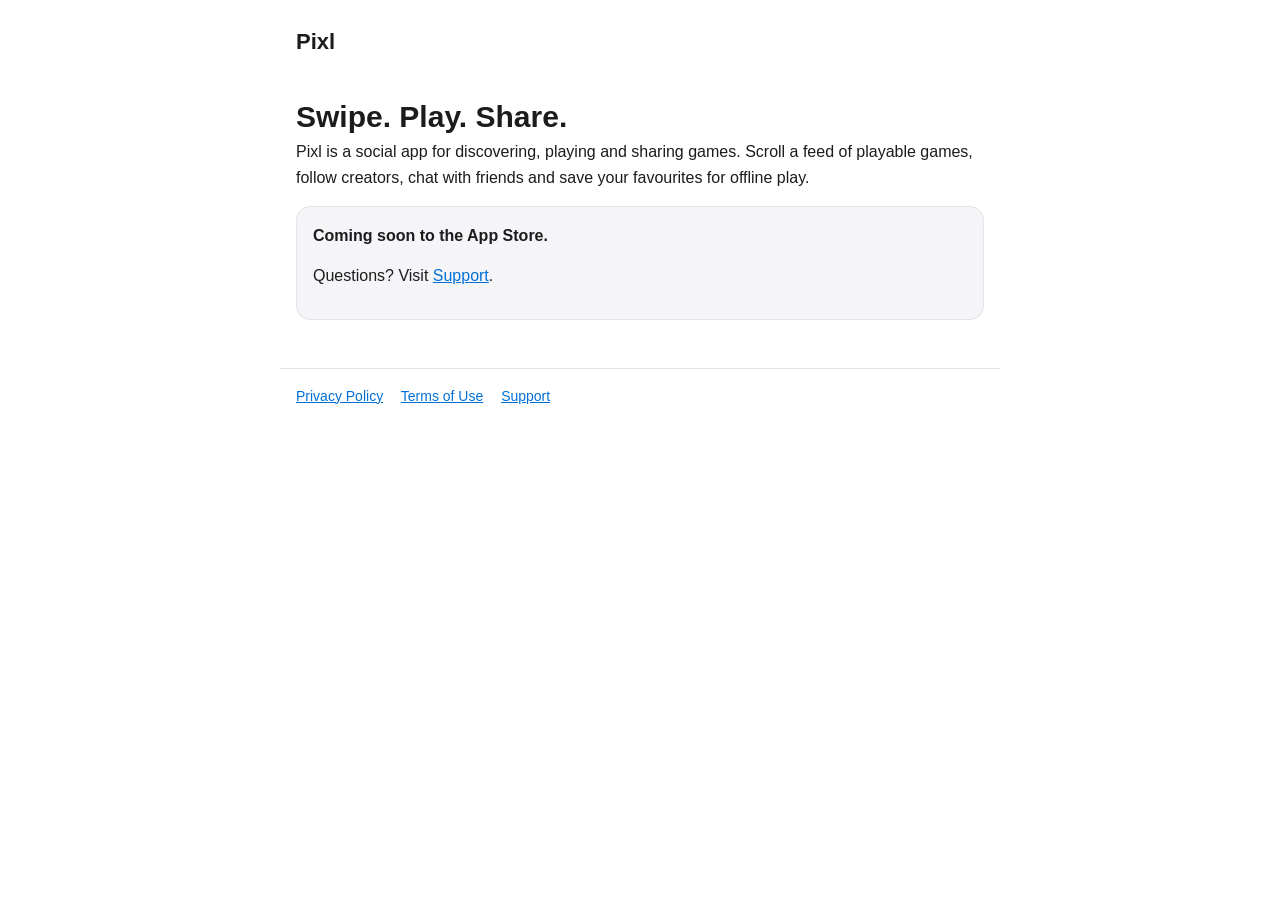
<file: index.html>
<!doctype html>
<html lang="en">
<head>
  <meta charset="utf-8">
  <meta name="viewport" content="width=device-width, initial-scale=1">
  <title>Pixl</title>
  <meta name="description" content="Pixl is a social app for discovering, playing and sharing games.">
  <link rel="stylesheet" href="assets/style.css">
</head>
<body>
  <header><a class="brand" href="./">Pixl</a></header>
  <main>
    <h1>Swipe. Play. Share.</h1>
    <p>Pixl is a social app for discovering, playing and sharing games. Scroll a feed of playable games, follow creators, chat with friends and save your favourites for offline play.</p>
    <div class="card">
      <p><strong>Coming soon to the App Store.</strong></p>
      <p>Questions? Visit <a href="support/">Support</a>.</p>
    </div>
  </main>
  <footer>
    <a href="privacy/">Privacy Policy</a>
    <a href="terms/">Terms of Use</a>
    <a href="support/">Support</a>
  </footer>
</body>
</html>
</file>
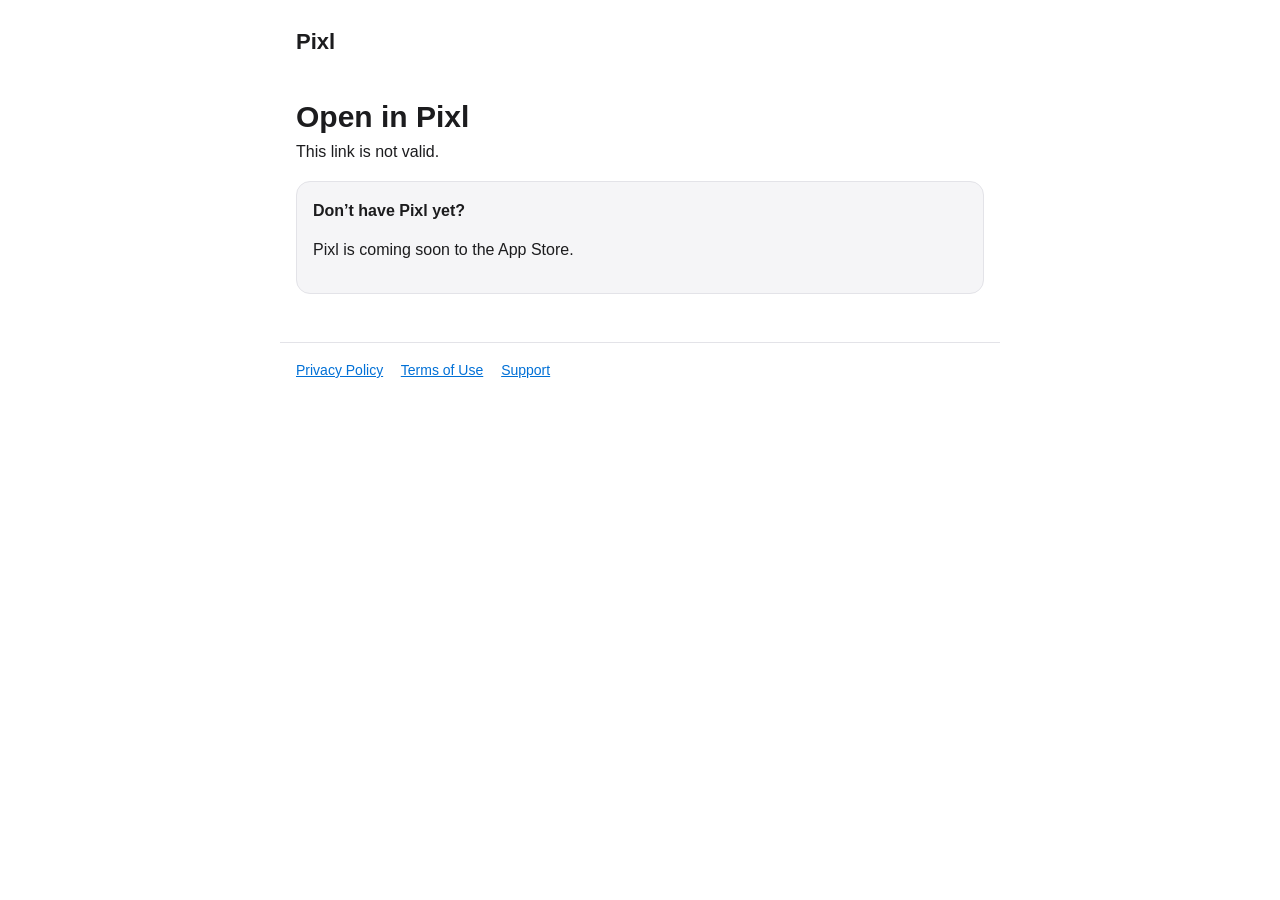
<file: open/index.html>
<!doctype html>
<html lang="en">
<head>
  <meta charset="utf-8">
  <meta name="viewport" content="width=device-width, initial-scale=1">
  <title>Open in Pixl</title>
  <meta name="robots" content="noindex">
  <link rel="stylesheet" href="../assets/style.css">
</head>
<body>
  <header><a class="brand" href="../">Pixl</a></header>
  <main>
    <h1>Open in Pixl</h1>
    <p id="message">Someone shared a game with you on Pixl.</p>
    <p><a id="open" class="button" href="pixl://">Open in Pixl</a></p>
    <div class="card">
      <p><strong>Don&rsquo;t have Pixl yet?</strong></p>
      <p id="store">Pixl is coming soon to the App Store.</p>
    </div>
  </main>
  <footer>
    <a href="../privacy/">Privacy Policy</a>
    <a href="../terms/">Terms of Use</a>
    <a href="../support/">Support</a>
  </footer>
  <script>
    (function () {
      // Share links look like .../open/?g=<game id>. Only a UUID is accepted.
      var UUID = /^[0-9a-f]{8}-[0-9a-f]{4}-[0-9a-f]{4}-[0-9a-f]{4}-[0-9a-f]{12}$/i;
      var id = new URLSearchParams(window.location.search).get('g');
      var button = document.getElementById('open');
      if (!id || !UUID.test(id)) {
        document.getElementById('message').textContent = 'This link is not valid.';
        button.style.display = 'none';
        return;
      }
      var target = 'pixl://games/' + id.toLowerCase();
      button.setAttribute('href', target);
      // Try to open the app straight away on a phone; the button is the fallback.
      if (/iPhone|iPad|iPod/.test(navigator.userAgent)) {
        window.setTimeout(function () { window.location.href = target; }, 300);
      }
      // Replace with the App Store link once Pixl is live:
      // https://apps.apple.com/app/id6790833531
    })();
  </script>
</body>
</html>
</file>
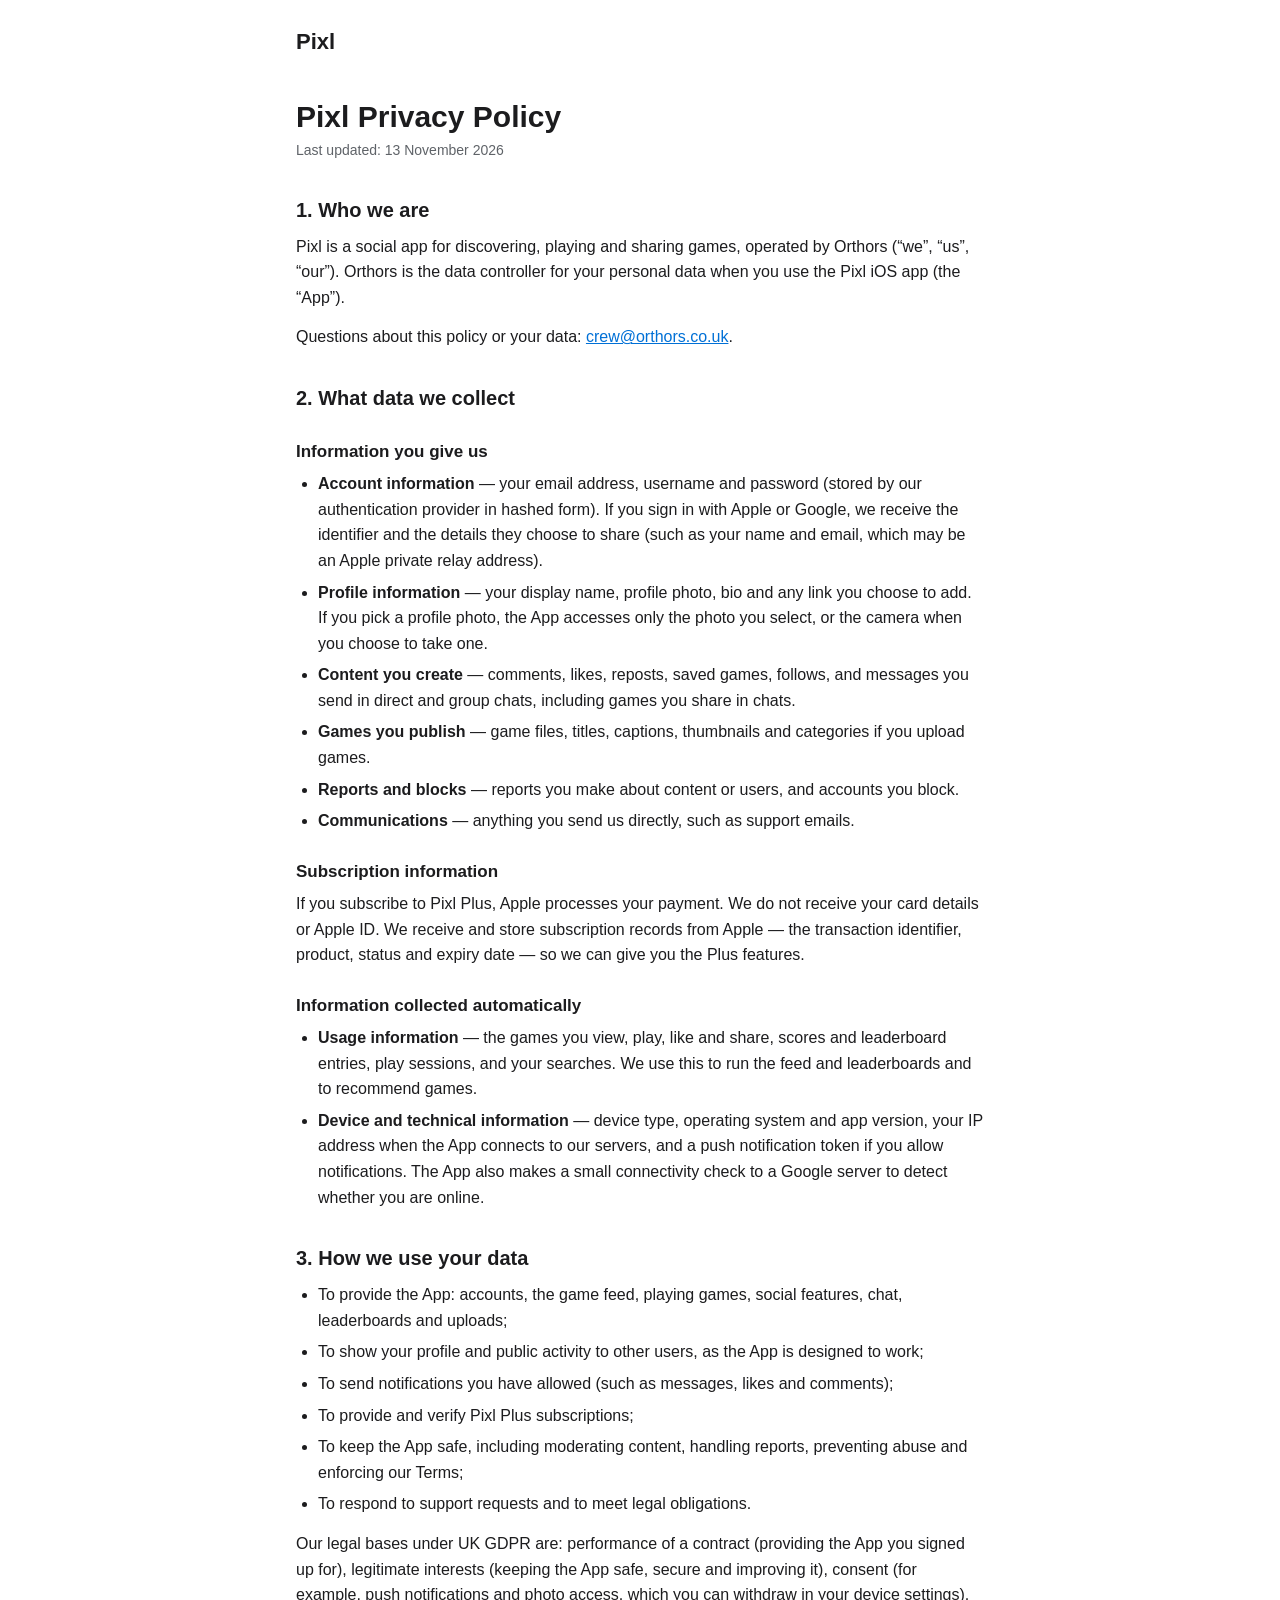
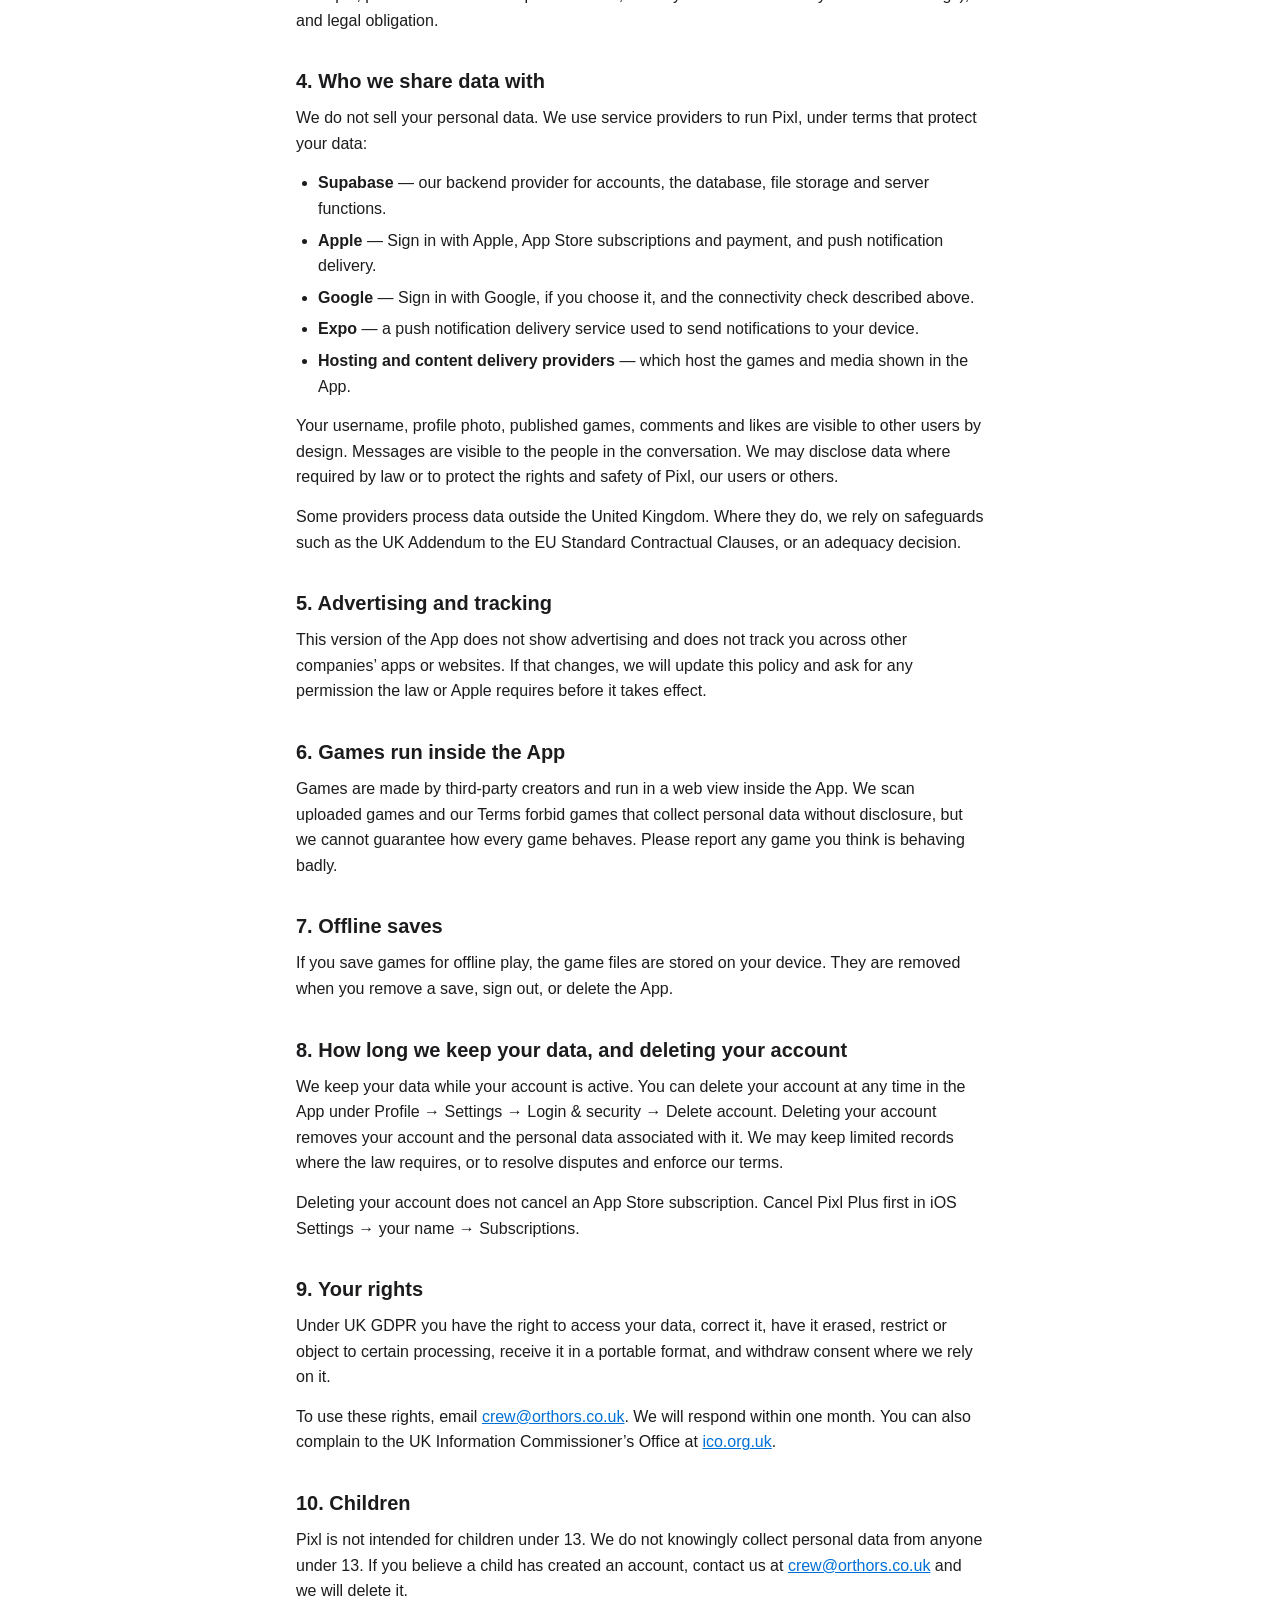
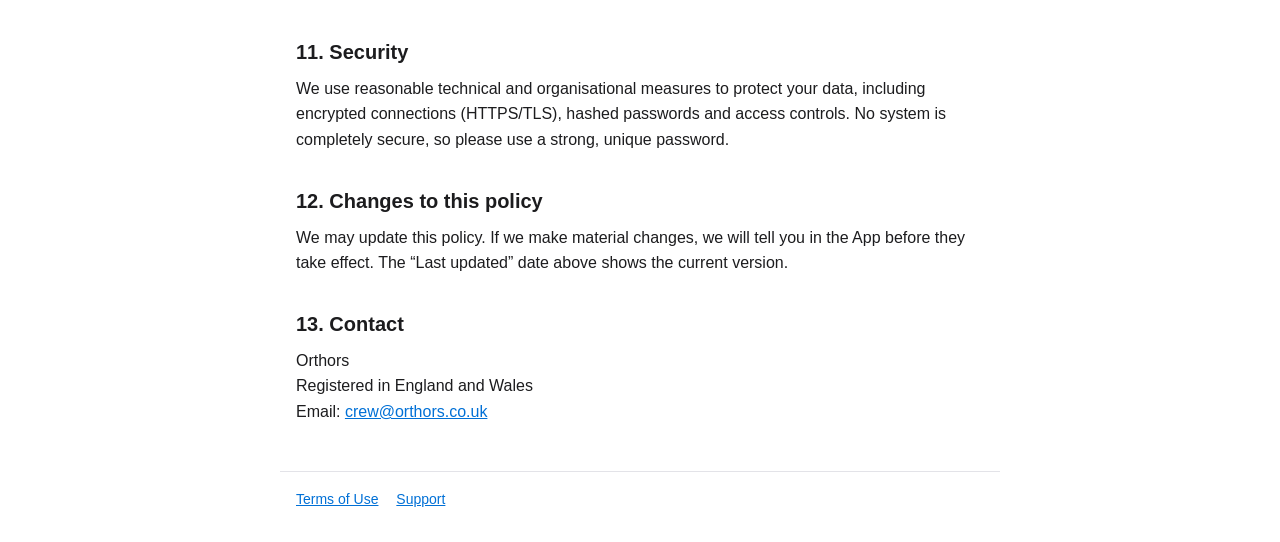
<file: privacy/index.html>
<!doctype html>
<html lang="en">
<head>
  <meta charset="utf-8">
  <meta name="viewport" content="width=device-width, initial-scale=1">
  <title>Pixl Privacy Policy</title>
  <link rel="stylesheet" href="../assets/style.css">
</head>
<body>
  <header><a class="brand" href="../">Pixl</a></header>
  <main>
    <h1>Pixl Privacy Policy</h1>
    <p class="meta">Last updated: 13 November 2026</p>

    <h2>1. Who we are</h2>
    <p>Pixl is a social app for discovering, playing and sharing games, operated by Orthors (&ldquo;we&rdquo;, &ldquo;us&rdquo;, &ldquo;our&rdquo;). Orthors is the data controller for your personal data when you use the Pixl iOS app (the &ldquo;App&rdquo;).</p>
    <p>Questions about this policy or your data: <a href="mailto:crew@orthors.co.uk">crew@orthors.co.uk</a>.</p>

    <h2>2. What data we collect</h2>
    <h3>Information you give us</h3>
    <ul>
      <li><strong>Account information</strong> &mdash; your email address, username and password (stored by our authentication provider in hashed form). If you sign in with Apple or Google, we receive the identifier and the details they choose to share (such as your name and email, which may be an Apple private relay address).</li>
      <li><strong>Profile information</strong> &mdash; your display name, profile photo, bio and any link you choose to add. If you pick a profile photo, the App accesses only the photo you select, or the camera when you choose to take one.</li>
      <li><strong>Content you create</strong> &mdash; comments, likes, reposts, saved games, follows, and messages you send in direct and group chats, including games you share in chats.</li>
      <li><strong>Games you publish</strong> &mdash; game files, titles, captions, thumbnails and categories if you upload games.</li>
      <li><strong>Reports and blocks</strong> &mdash; reports you make about content or users, and accounts you block.</li>
      <li><strong>Communications</strong> &mdash; anything you send us directly, such as support emails.</li>
    </ul>
    <h3>Subscription information</h3>
    <p>If you subscribe to Pixl Plus, Apple processes your payment. We do not receive your card details or Apple ID. We receive and store subscription records from Apple &mdash; the transaction identifier, product, status and expiry date &mdash; so we can give you the Plus features.</p>
    <h3>Information collected automatically</h3>
    <ul>
      <li><strong>Usage information</strong> &mdash; the games you view, play, like and share, scores and leaderboard entries, play sessions, and your searches. We use this to run the feed and leaderboards and to recommend games.</li>
      <li><strong>Device and technical information</strong> &mdash; device type, operating system and app version, your IP address when the App connects to our servers, and a push notification token if you allow notifications. The App also makes a small connectivity check to a Google server to detect whether you are online.</li>
    </ul>

    <h2>3. How we use your data</h2>
    <ul>
      <li>To provide the App: accounts, the game feed, playing games, social features, chat, leaderboards and uploads;</li>
      <li>To show your profile and public activity to other users, as the App is designed to work;</li>
      <li>To send notifications you have allowed (such as messages, likes and comments);</li>
      <li>To provide and verify Pixl Plus subscriptions;</li>
      <li>To keep the App safe, including moderating content, handling reports, preventing abuse and enforcing our Terms;</li>
      <li>To respond to support requests and to meet legal obligations.</li>
    </ul>
    <p>Our legal bases under UK GDPR are: performance of a contract (providing the App you signed up for), legitimate interests (keeping the App safe, secure and improving it), consent (for example, push notifications and photo access, which you can withdraw in your device settings), and legal obligation.</p>

    <h2>4. Who we share data with</h2>
    <p>We do not sell your personal data. We use service providers to run Pixl, under terms that protect your data:</p>
    <ul>
      <li><strong>Supabase</strong> &mdash; our backend provider for accounts, the database, file storage and server functions.</li>
      <li><strong>Apple</strong> &mdash; Sign in with Apple, App Store subscriptions and payment, and push notification delivery.</li>
      <li><strong>Google</strong> &mdash; Sign in with Google, if you choose it, and the connectivity check described above.</li>
      <li><strong>Expo</strong> &mdash; a push notification delivery service used to send notifications to your device.</li>
      <li><strong>Hosting and content delivery providers</strong> &mdash; which host the games and media shown in the App.</li>
    </ul>
    <p>Your username, profile photo, published games, comments and likes are visible to other users by design. Messages are visible to the people in the conversation. We may disclose data where required by law or to protect the rights and safety of Pixl, our users or others.</p>
    <p>Some providers process data outside the United Kingdom. Where they do, we rely on safeguards such as the UK Addendum to the EU Standard Contractual Clauses, or an adequacy decision.</p>

    <h2>5. Advertising and tracking</h2>
    <p>This version of the App does not show advertising and does not track you across other companies&rsquo; apps or websites. If that changes, we will update this policy and ask for any permission the law or Apple requires before it takes effect.</p>

    <h2>6. Games run inside the App</h2>
    <p>Games are made by third-party creators and run in a web view inside the App. We scan uploaded games and our Terms forbid games that collect personal data without disclosure, but we cannot guarantee how every game behaves. Please report any game you think is behaving badly.</p>

    <h2>7. Offline saves</h2>
    <p>If you save games for offline play, the game files are stored on your device. They are removed when you remove a save, sign out, or delete the App.</p>

    <h2>8. How long we keep your data, and deleting your account</h2>
    <p>We keep your data while your account is active. You can delete your account at any time in the App under Profile &rarr; Settings &rarr; Login &amp; security &rarr; Delete account. Deleting your account removes your account and the personal data associated with it. We may keep limited records where the law requires, or to resolve disputes and enforce our terms.</p>
    <p>Deleting your account does not cancel an App Store subscription. Cancel Pixl Plus first in iOS Settings &rarr; your name &rarr; Subscriptions.</p>

    <h2>9. Your rights</h2>
    <p>Under UK GDPR you have the right to access your data, correct it, have it erased, restrict or object to certain processing, receive it in a portable format, and withdraw consent where we rely on it.</p>
    <p>To use these rights, email <a href="mailto:crew@orthors.co.uk">crew@orthors.co.uk</a>. We will respond within one month. You can also complain to the UK Information Commissioner&rsquo;s Office at <a href="https://ico.org.uk" rel="noreferrer">ico.org.uk</a>.</p>

    <h2>10. Children</h2>
    <p>Pixl is not intended for children under 13. We do not knowingly collect personal data from anyone under 13. If you believe a child has created an account, contact us at <a href="mailto:crew@orthors.co.uk">crew@orthors.co.uk</a> and we will delete it.</p>

    <h2>11. Security</h2>
    <p>We use reasonable technical and organisational measures to protect your data, including encrypted connections (HTTPS/TLS), hashed passwords and access controls. No system is completely secure, so please use a strong, unique password.</p>

    <h2>12. Changes to this policy</h2>
    <p>We may update this policy. If we make material changes, we will tell you in the App before they take effect. The &ldquo;Last updated&rdquo; date above shows the current version.</p>

    <h2>13. Contact</h2>
    <p>Orthors<br>Registered in England and Wales<br>Email: <a href="mailto:crew@orthors.co.uk">crew@orthors.co.uk</a></p>
  </main>
  <footer>
    <a href="../terms/">Terms of Use</a>
    <a href="../support/">Support</a>
  </footer>
</body>
</html>
</file>
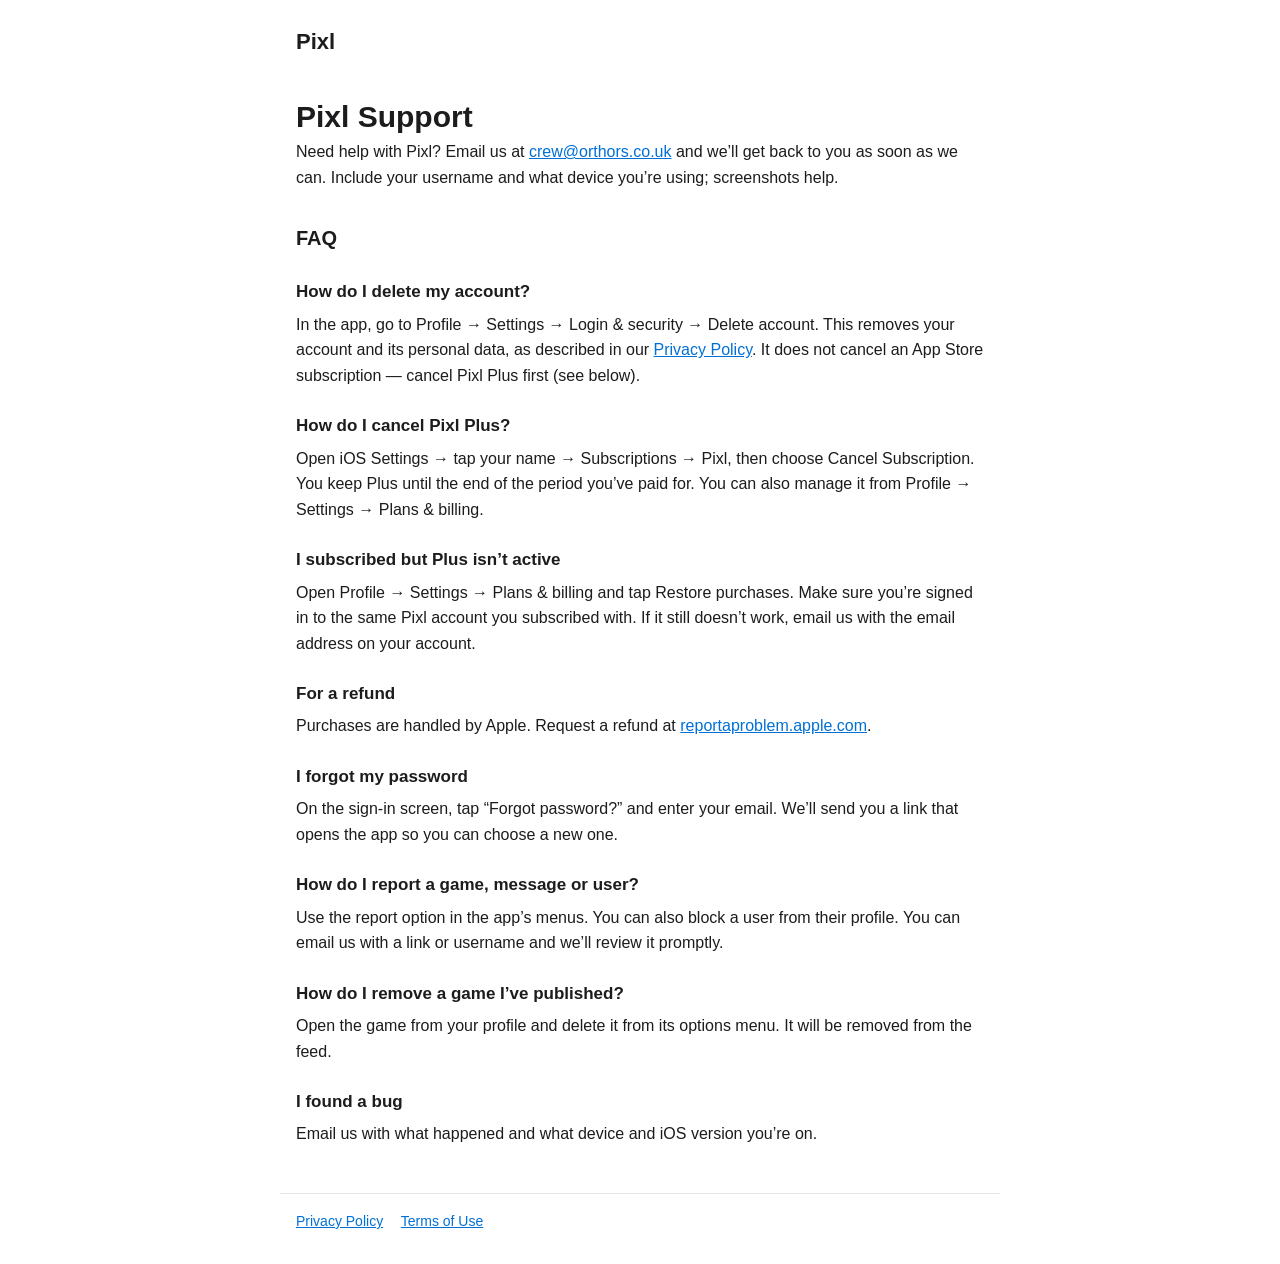
<file: support/index.html>
<!doctype html>
<html lang="en">
<head>
  <meta charset="utf-8">
  <meta name="viewport" content="width=device-width, initial-scale=1">
  <title>Pixl Support</title>
  <link rel="stylesheet" href="../assets/style.css">
</head>
<body>
  <header><a class="brand" href="../">Pixl</a></header>
  <main>
    <h1>Pixl Support</h1>
    <p>Need help with Pixl? Email us at <a href="mailto:crew@orthors.co.uk">crew@orthors.co.uk</a> and we&rsquo;ll get back to you as soon as we can. Include your username and what device you&rsquo;re using; screenshots help.</p>

    <h2>FAQ</h2>

    <h3>How do I delete my account?</h3>
    <p>In the app, go to Profile &rarr; Settings &rarr; Login &amp; security &rarr; Delete account. This removes your account and its personal data, as described in our <a href="../privacy/">Privacy Policy</a>. It does not cancel an App Store subscription &mdash; cancel Pixl Plus first (see below).</p>

    <h3>How do I cancel Pixl Plus?</h3>
    <p>Open iOS Settings &rarr; tap your name &rarr; Subscriptions &rarr; Pixl, then choose Cancel Subscription. You keep Plus until the end of the period you&rsquo;ve paid for. You can also manage it from Profile &rarr; Settings &rarr; Plans &amp; billing.</p>

    <h3>I subscribed but Plus isn&rsquo;t active</h3>
    <p>Open Profile &rarr; Settings &rarr; Plans &amp; billing and tap Restore purchases. Make sure you&rsquo;re signed in to the same Pixl account you subscribed with. If it still doesn&rsquo;t work, email us with the email address on your account.</p>

    <h3>For a refund</h3>
    <p>Purchases are handled by Apple. Request a refund at <a href="https://reportaproblem.apple.com" rel="noreferrer">reportaproblem.apple.com</a>.</p>

    <h3>I forgot my password</h3>
    <p>On the sign-in screen, tap &ldquo;Forgot password?&rdquo; and enter your email. We&rsquo;ll send you a link that opens the app so you can choose a new one.</p>

    <h3>How do I report a game, message or user?</h3>
    <p>Use the report option in the app&rsquo;s menus. You can also block a user from their profile. You can email us with a link or username and we&rsquo;ll review it promptly.</p>

    <h3>How do I remove a game I&rsquo;ve published?</h3>
    <p>Open the game from your profile and delete it from its options menu. It will be removed from the feed.</p>

    <h3>I found a bug</h3>
    <p>Email us with what happened and what device and iOS version you&rsquo;re on.</p>
  </main>
  <footer>
    <a href="../privacy/">Privacy Policy</a>
    <a href="../terms/">Terms of Use</a>
  </footer>
</body>
</html>
</file>
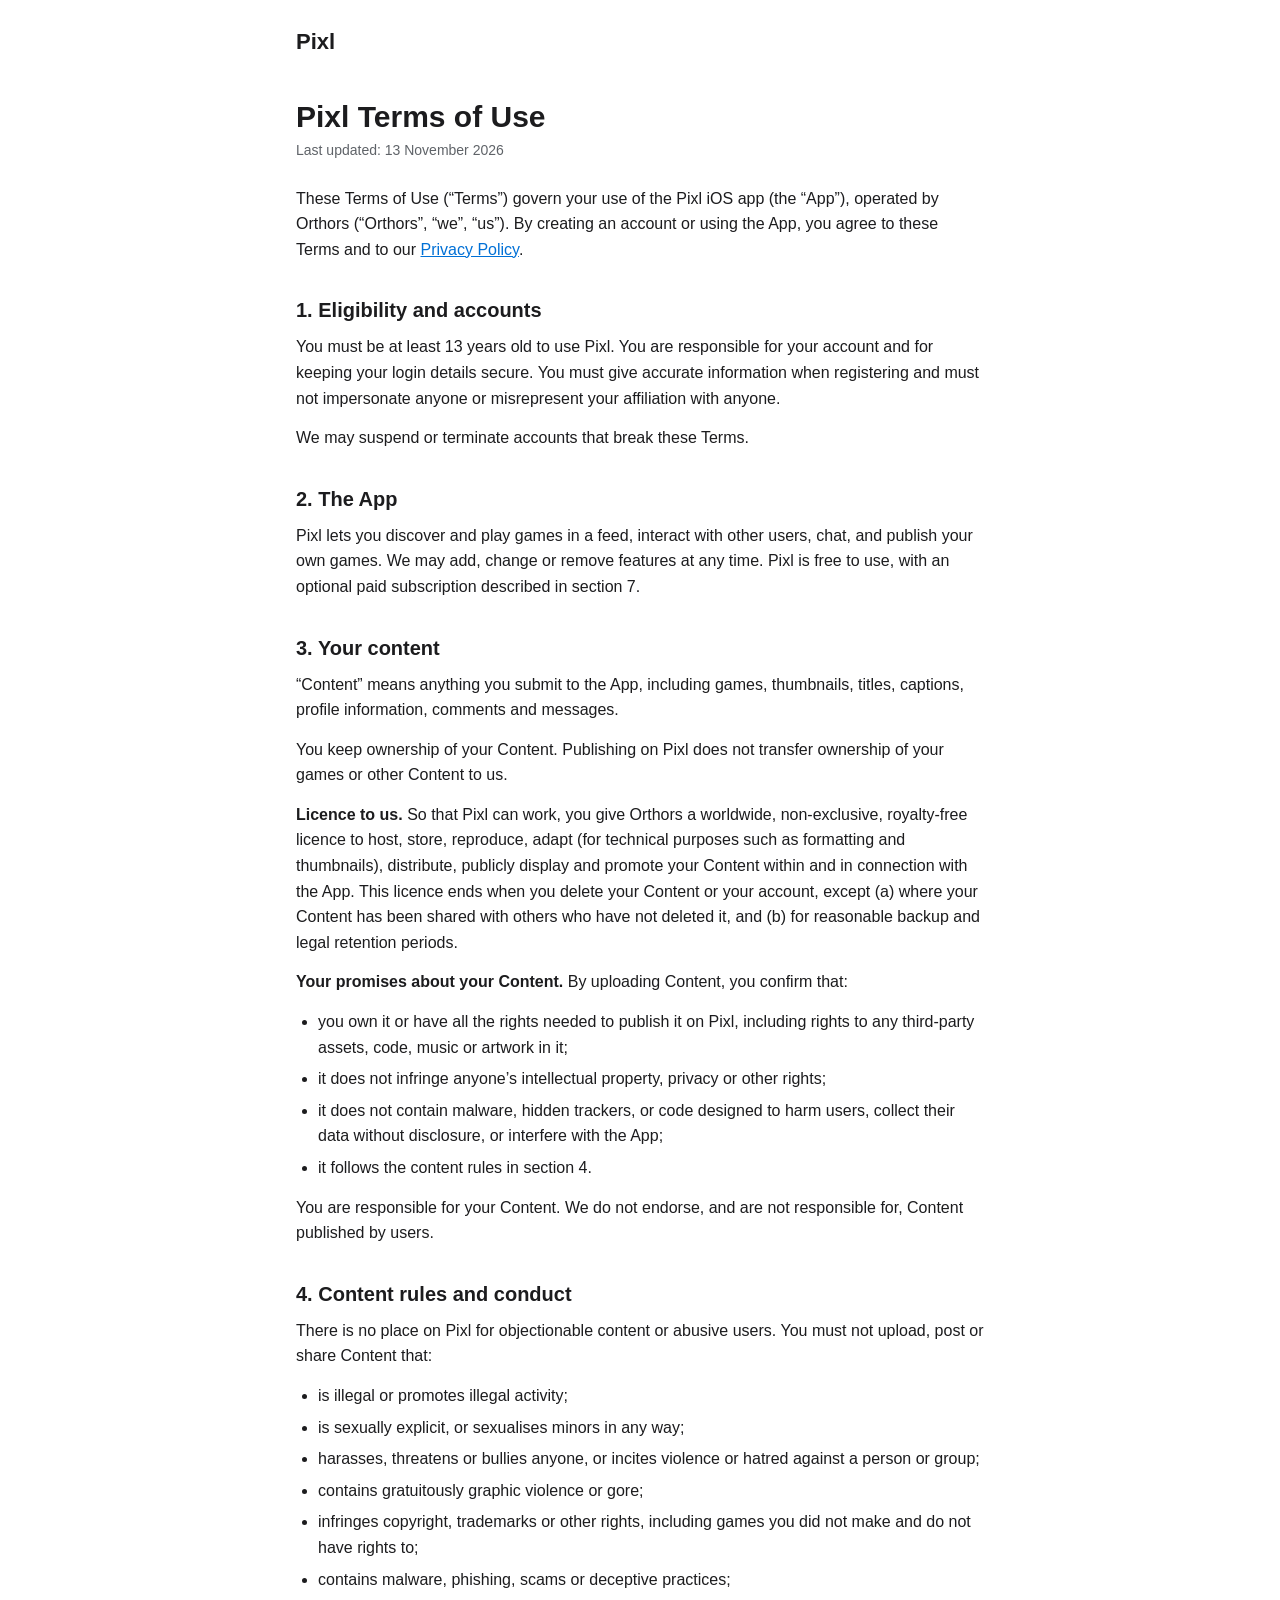
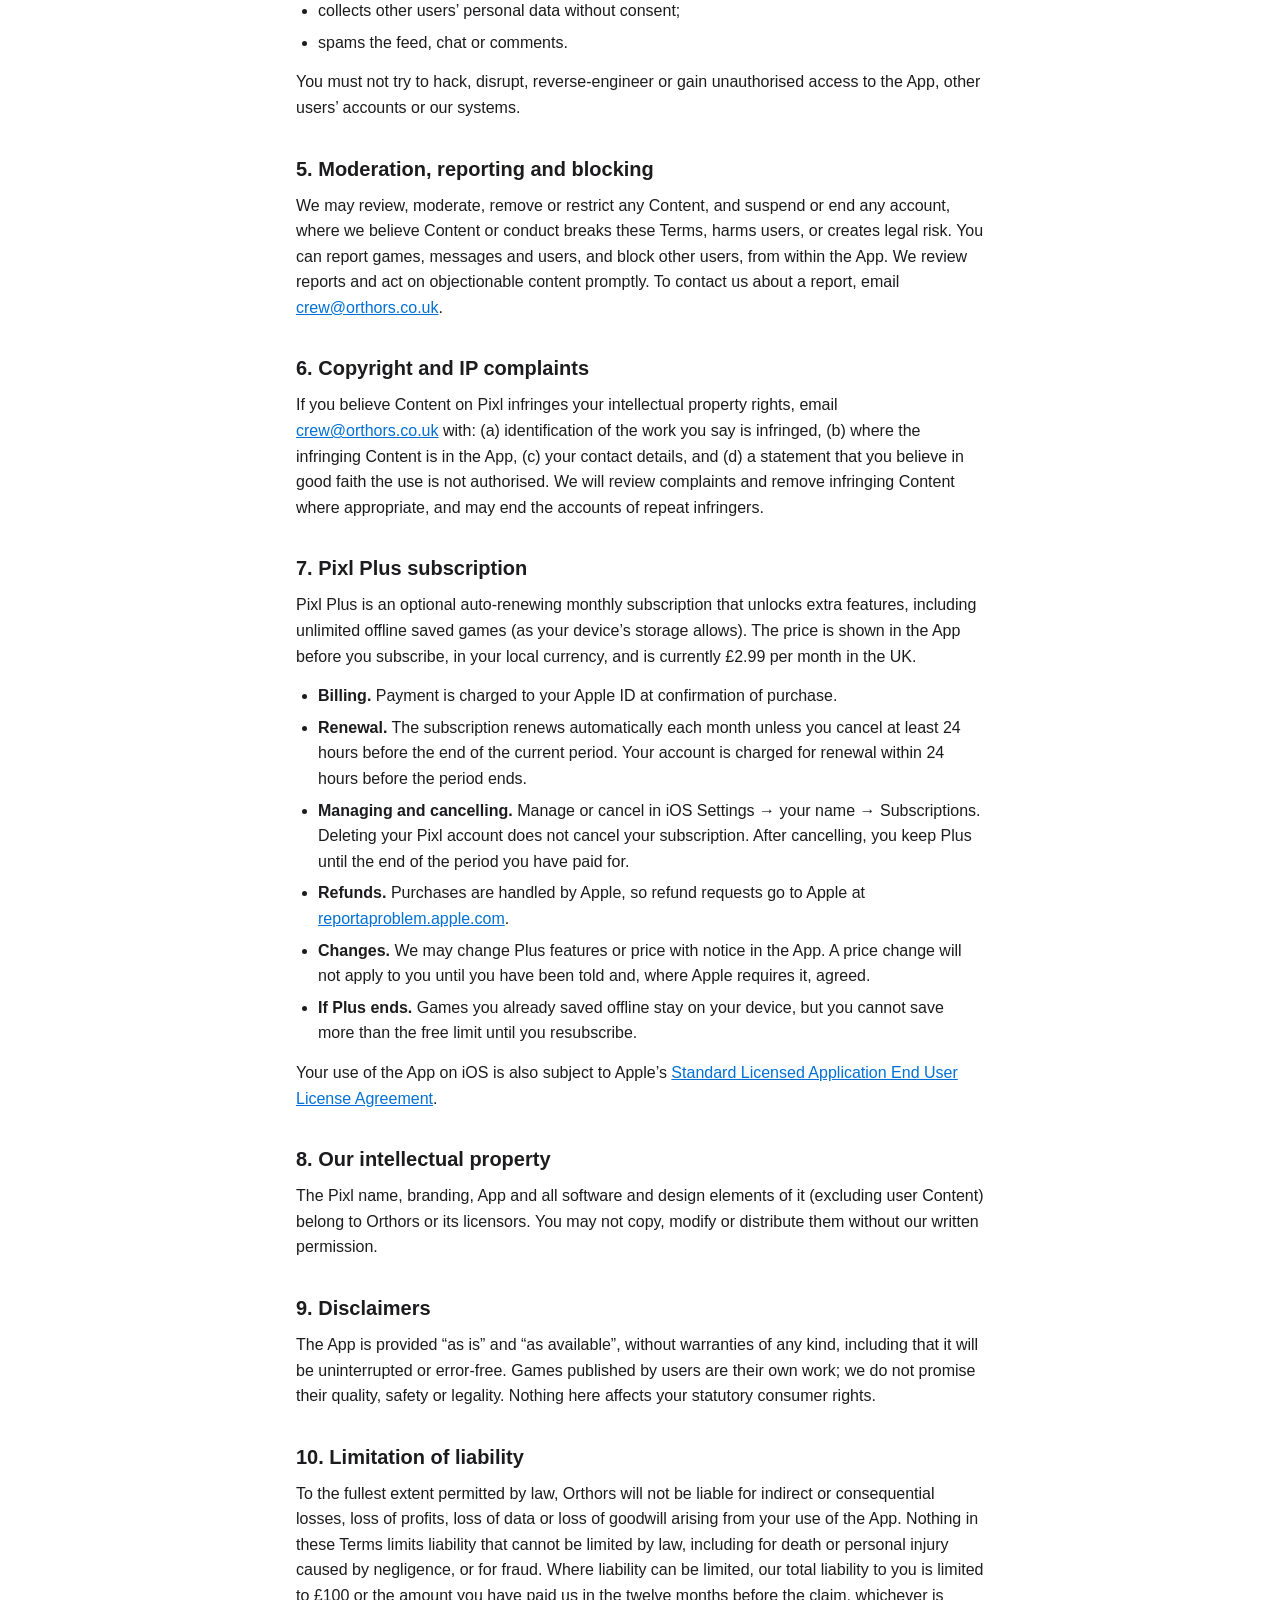
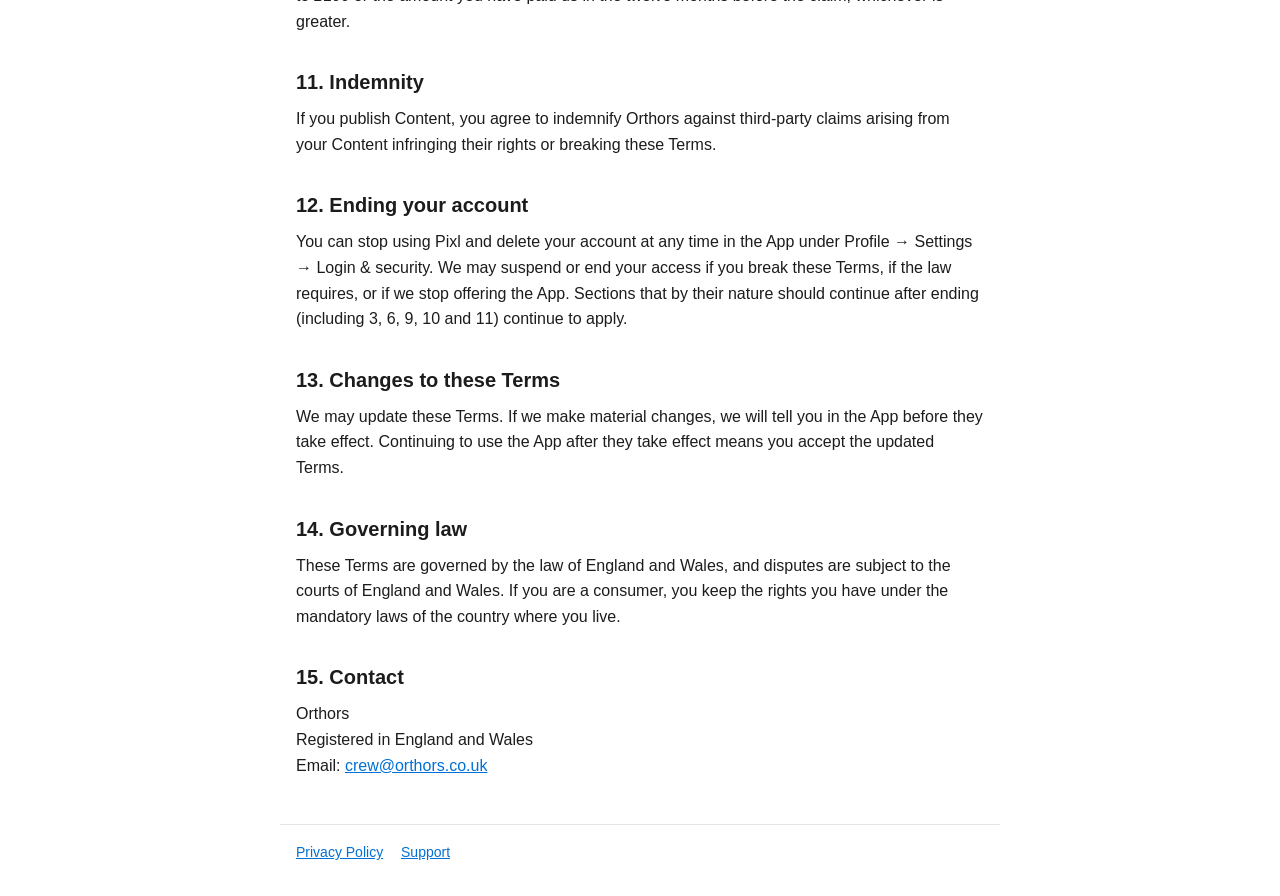
<file: terms/index.html>
<!doctype html>
<html lang="en">
<head>
  <meta charset="utf-8">
  <meta name="viewport" content="width=device-width, initial-scale=1">
  <title>Pixl Terms of Use</title>
  <link rel="stylesheet" href="../assets/style.css">
</head>
<body>
  <header><a class="brand" href="../">Pixl</a></header>
  <main>
    <h1>Pixl Terms of Use</h1>
    <p class="meta">Last updated: 13 November 2026</p>

    <p>These Terms of Use (&ldquo;Terms&rdquo;) govern your use of the Pixl iOS app (the &ldquo;App&rdquo;), operated by Orthors (&ldquo;Orthors&rdquo;, &ldquo;we&rdquo;, &ldquo;us&rdquo;). By creating an account or using the App, you agree to these Terms and to our <a href="../privacy/">Privacy Policy</a>.</p>

    <h2>1. Eligibility and accounts</h2>
    <p>You must be at least 13 years old to use Pixl. You are responsible for your account and for keeping your login details secure. You must give accurate information when registering and must not impersonate anyone or misrepresent your affiliation with anyone.</p>
    <p>We may suspend or terminate accounts that break these Terms.</p>

    <h2>2. The App</h2>
    <p>Pixl lets you discover and play games in a feed, interact with other users, chat, and publish your own games. We may add, change or remove features at any time. Pixl is free to use, with an optional paid subscription described in section 7.</p>

    <h2>3. Your content</h2>
    <p>&ldquo;Content&rdquo; means anything you submit to the App, including games, thumbnails, titles, captions, profile information, comments and messages.</p>
    <p>You keep ownership of your Content. Publishing on Pixl does not transfer ownership of your games or other Content to us.</p>
    <p><strong>Licence to us.</strong> So that Pixl can work, you give Orthors a worldwide, non-exclusive, royalty-free licence to host, store, reproduce, adapt (for technical purposes such as formatting and thumbnails), distribute, publicly display and promote your Content within and in connection with the App. This licence ends when you delete your Content or your account, except (a) where your Content has been shared with others who have not deleted it, and (b) for reasonable backup and legal retention periods.</p>
    <p><strong>Your promises about your Content.</strong> By uploading Content, you confirm that:</p>
    <ul>
      <li>you own it or have all the rights needed to publish it on Pixl, including rights to any third-party assets, code, music or artwork in it;</li>
      <li>it does not infringe anyone&rsquo;s intellectual property, privacy or other rights;</li>
      <li>it does not contain malware, hidden trackers, or code designed to harm users, collect their data without disclosure, or interfere with the App;</li>
      <li>it follows the content rules in section 4.</li>
    </ul>
    <p>You are responsible for your Content. We do not endorse, and are not responsible for, Content published by users.</p>

    <h2>4. Content rules and conduct</h2>
    <p>There is no place on Pixl for objectionable content or abusive users. You must not upload, post or share Content that:</p>
    <ul>
      <li>is illegal or promotes illegal activity;</li>
      <li>is sexually explicit, or sexualises minors in any way;</li>
      <li>harasses, threatens or bullies anyone, or incites violence or hatred against a person or group;</li>
      <li>contains gratuitously graphic violence or gore;</li>
      <li>infringes copyright, trademarks or other rights, including games you did not make and do not have rights to;</li>
      <li>contains malware, phishing, scams or deceptive practices;</li>
      <li>collects other users&rsquo; personal data without consent;</li>
      <li>spams the feed, chat or comments.</li>
    </ul>
    <p>You must not try to hack, disrupt, reverse-engineer or gain unauthorised access to the App, other users&rsquo; accounts or our systems.</p>

    <h2>5. Moderation, reporting and blocking</h2>
    <p>We may review, moderate, remove or restrict any Content, and suspend or end any account, where we believe Content or conduct breaks these Terms, harms users, or creates legal risk. You can report games, messages and users, and block other users, from within the App. We review reports and act on objectionable content promptly. To contact us about a report, email <a href="mailto:crew@orthors.co.uk">crew@orthors.co.uk</a>.</p>

    <h2>6. Copyright and IP complaints</h2>
    <p>If you believe Content on Pixl infringes your intellectual property rights, email <a href="mailto:crew@orthors.co.uk">crew@orthors.co.uk</a> with: (a) identification of the work you say is infringed, (b) where the infringing Content is in the App, (c) your contact details, and (d) a statement that you believe in good faith the use is not authorised. We will review complaints and remove infringing Content where appropriate, and may end the accounts of repeat infringers.</p>

    <h2>7. Pixl Plus subscription</h2>
    <p>Pixl Plus is an optional auto-renewing monthly subscription that unlocks extra features, including unlimited offline saved games (as your device&rsquo;s storage allows). The price is shown in the App before you subscribe, in your local currency, and is currently &pound;2.99 per month in the UK.</p>
    <ul>
      <li><strong>Billing.</strong> Payment is charged to your Apple ID at confirmation of purchase.</li>
      <li><strong>Renewal.</strong> The subscription renews automatically each month unless you cancel at least 24 hours before the end of the current period. Your account is charged for renewal within 24 hours before the period ends.</li>
      <li><strong>Managing and cancelling.</strong> Manage or cancel in iOS Settings &rarr; your name &rarr; Subscriptions. Deleting your Pixl account does not cancel your subscription. After cancelling, you keep Plus until the end of the period you have paid for.</li>
      <li><strong>Refunds.</strong> Purchases are handled by Apple, so refund requests go to Apple at <a href="https://reportaproblem.apple.com" rel="noreferrer">reportaproblem.apple.com</a>.</li>
      <li><strong>Changes.</strong> We may change Plus features or price with notice in the App. A price change will not apply to you until you have been told and, where Apple requires it, agreed.</li>
      <li><strong>If Plus ends.</strong> Games you already saved offline stay on your device, but you cannot save more than the free limit until you resubscribe.</li>
    </ul>
    <p>Your use of the App on iOS is also subject to Apple&rsquo;s <a href="https://www.apple.com/legal/internet-services/itunes/dev/stdeula/" rel="noreferrer">Standard Licensed Application End User License Agreement</a>.</p>

    <h2>8. Our intellectual property</h2>
    <p>The Pixl name, branding, App and all software and design elements of it (excluding user Content) belong to Orthors or its licensors. You may not copy, modify or distribute them without our written permission.</p>

    <h2>9. Disclaimers</h2>
    <p>The App is provided &ldquo;as is&rdquo; and &ldquo;as available&rdquo;, without warranties of any kind, including that it will be uninterrupted or error-free. Games published by users are their own work; we do not promise their quality, safety or legality. Nothing here affects your statutory consumer rights.</p>

    <h2>10. Limitation of liability</h2>
    <p>To the fullest extent permitted by law, Orthors will not be liable for indirect or consequential losses, loss of profits, loss of data or loss of goodwill arising from your use of the App. Nothing in these Terms limits liability that cannot be limited by law, including for death or personal injury caused by negligence, or for fraud. Where liability can be limited, our total liability to you is limited to &pound;100 or the amount you have paid us in the twelve months before the claim, whichever is greater.</p>

    <h2>11. Indemnity</h2>
    <p>If you publish Content, you agree to indemnify Orthors against third-party claims arising from your Content infringing their rights or breaking these Terms.</p>

    <h2>12. Ending your account</h2>
    <p>You can stop using Pixl and delete your account at any time in the App under Profile &rarr; Settings &rarr; Login &amp; security. We may suspend or end your access if you break these Terms, if the law requires, or if we stop offering the App. Sections that by their nature should continue after ending (including 3, 6, 9, 10 and 11) continue to apply.</p>

    <h2>13. Changes to these Terms</h2>
    <p>We may update these Terms. If we make material changes, we will tell you in the App before they take effect. Continuing to use the App after they take effect means you accept the updated Terms.</p>

    <h2>14. Governing law</h2>
    <p>These Terms are governed by the law of England and Wales, and disputes are subject to the courts of England and Wales. If you are a consumer, you keep the rights you have under the mandatory laws of the country where you live.</p>

    <h2>15. Contact</h2>
    <p>Orthors<br>Registered in England and Wales<br>Email: <a href="mailto:crew@orthors.co.uk">crew@orthors.co.uk</a></p>
  </main>
  <footer>
    <a href="../privacy/">Privacy Policy</a>
    <a href="../support/">Support</a>
  </footer>
</body>
</html>
</file>
<file: assets/style.css>
:root {
  --bg: #ffffff;
  --text: #1c1c1e;
  --muted: #5f6368;
  --accent: #0070d6;
  --border: #e3e3e8;
  --card: #f5f5f7;
}

@media (prefers-color-scheme: dark) {
  :root {
    --bg: #000000;
    --text: #f5f5f7;
    --muted: #a1a1a6;
    --accent: #3da5ff;
    --border: #2c2c2e;
    --card: #1c1c1e;
  }
}

* { box-sizing: border-box; }

body {
  margin: 0;
  background: var(--bg);
  color: var(--text);
  font-family: -apple-system, BlinkMacSystemFont, 'Segoe UI', Roboto, Helvetica, Arial, sans-serif;
  line-height: 1.6;
  -webkit-text-size-adjust: 100%;
}

header, main, footer {
  max-width: 720px;
  margin: 0 auto;
  padding: 0 16px;
}

header { padding-top: 24px; padding-bottom: 8px; }

.brand {
  color: var(--text);
  font-size: 22px;
  font-weight: 800;
  text-decoration: none;
}

main { padding-top: 16px; padding-bottom: 32px; }

h1 { font-size: 30px; line-height: 1.2; margin: 16px 0 4px; }
h2 { font-size: 20px; margin: 32px 0 8px; }
h3 { font-size: 17px; margin: 24px 0 6px; }

p, ul { margin: 0 0 14px; }
ul { padding-left: 22px; }
li { margin-bottom: 6px; }

a { color: var(--accent); }

.meta { color: var(--muted); font-size: 14px; margin-bottom: 24px; }

.card {
  background: var(--card);
  border: 1px solid var(--border);
  border-radius: 14px;
  padding: 16px;
  margin: 16px 0;
}

.button {
  display: inline-block;
  background: var(--accent);
  color: #ffffff;
  font-weight: 700;
  text-decoration: none;
  padding: 12px 22px;
  border-radius: 12px;
}

footer {
  border-top: 1px solid var(--border);
  color: var(--muted);
  font-size: 14px;
  padding-top: 16px;
  padding-bottom: 32px;
}

footer a { margin-right: 14px; }
</file>
